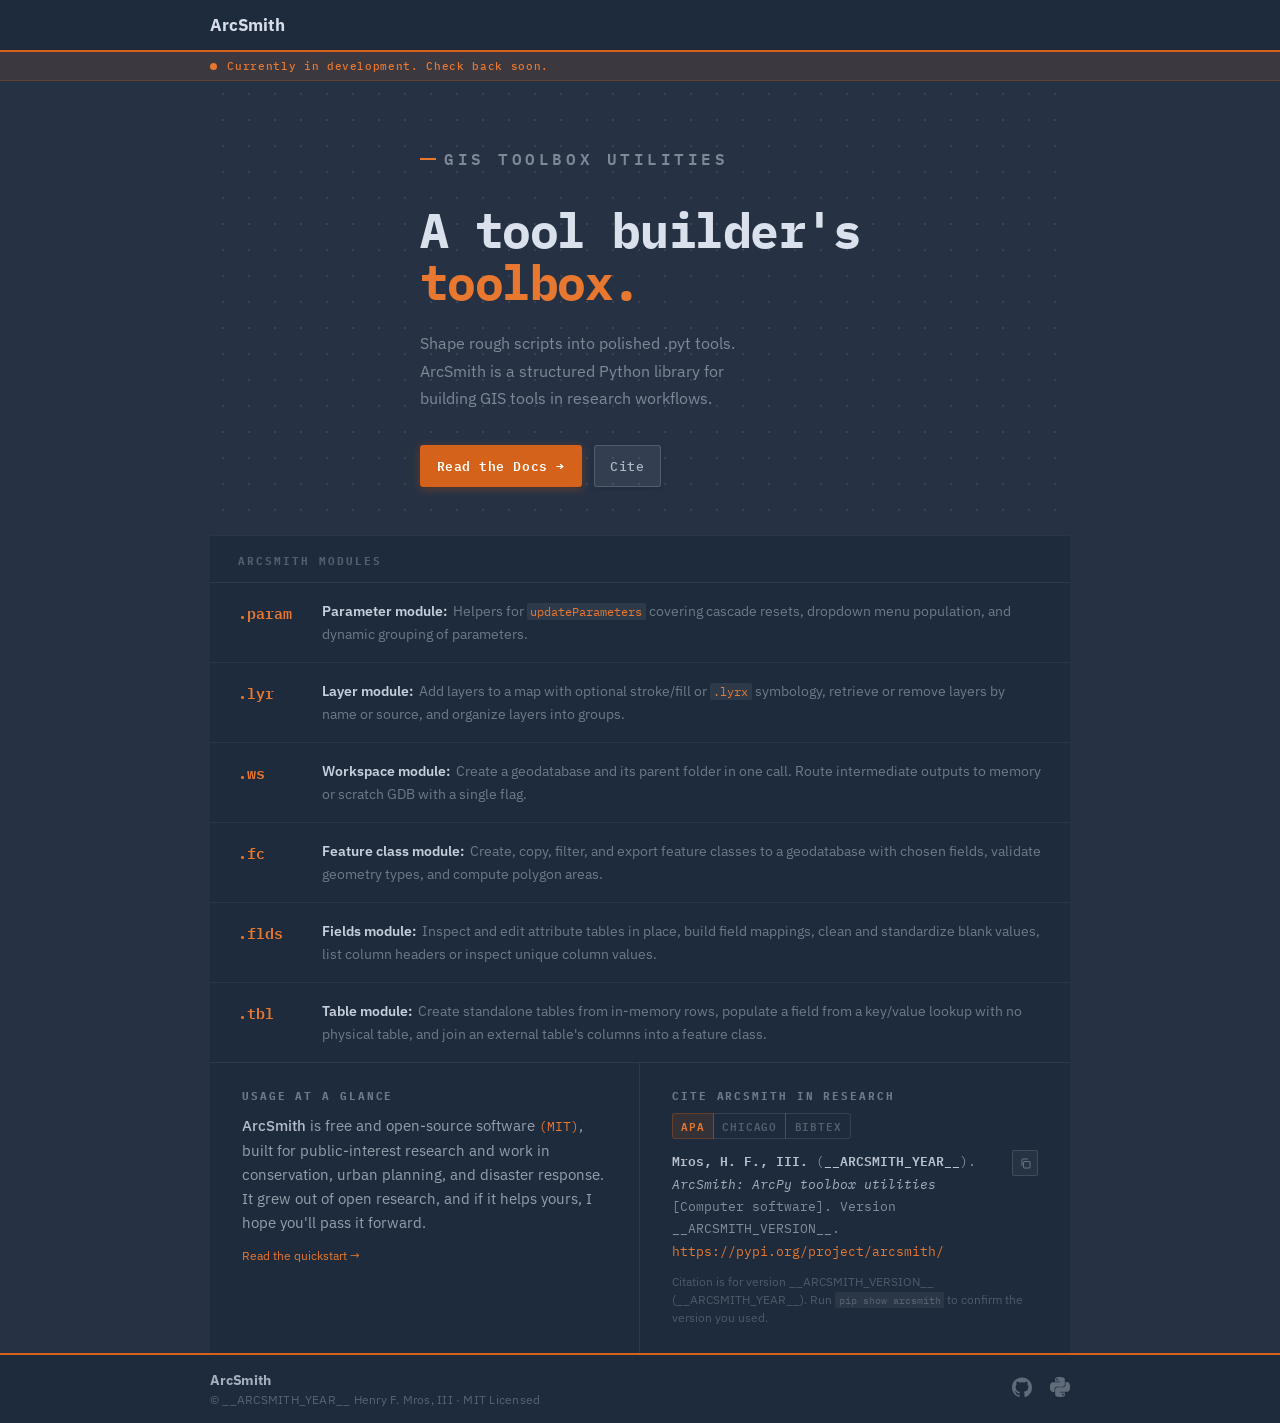
<file: arcsmith-docs/index.html>
<!DOCTYPE html>
<html lang="en">
<head>
<meta charset="UTF-8">
<meta name="viewport" content="width=device-width, initial-scale=1.0">
<title>ArcSmith &middot; For Tool Builders</title>

<!-- Primary SEO -->
<meta name="description" content="ArcSmith is a Python library for GIS researchers. Shape rough scripts into polished .pyt tools.">
<meta name="keywords" content="ArcSmith, arcpy, ArcGIS Pro, Python toolbox, .pyt, geoprocessing, GIS, symbology, SQL WHERE clause, parameter validation, feature class">
<meta name="author" content="HFM3">
<meta name="robots" content="index, follow">
<meta name="theme-color" content="#1E2B3C">
<link rel="canonical" href="https://arcsmith.dev/">

<!-- Icons -->
<link rel="icon" type="image/svg+xml" href="/docs/stylesheets/arcsmith-icon.svg">
<link rel="icon" type="image/png" sizes="512x512" href="/docs/assets/images/favicon.png">
<link rel="icon" type="image/x-icon" href="/docs/assets/images/favicon.ico">
<link rel="apple-touch-icon" sizes="180x180" href="/docs/assets/images/apple-touch-icon.png">

<!-- Open Graph (Facebook, LinkedIn, Slack, etc.) -->
<meta property="og:type" content="website">
<meta property="og:site_name" content="ArcSmith">
<meta property="og:title" content="ArcSmith - A Python Library for GIS Researchers">
<meta property="og:description" content="Shape rough scripts into polished .pyt tools.">
<meta property="og:url" content="https://arcsmith.dev/">
<meta property="og:locale" content="en_US">
<meta property="og:image" content="https://arcsmith.dev/docs/images/social-card.png">
<meta property="og:image:width" content="1200">
<meta property="og:image:height" content="630">
<meta property="og:image:alt" content="ArcSmith - For tool builders. Shape rough scripts into polished .pyt tools.">

<!-- Twitter / X card -->
<meta name="twitter:card" content="summary_large_image">
<meta name="twitter:title" content="ArcSmith - A Python Library for GIS Researchers">
<meta name="twitter:description" content="Shape rough scripts into polished .pyt tools.">
<meta name="twitter:image" content="https://arcsmith.dev/docs/images/social-card.png">

<!-- Structured data -->
<script type="application/ld+json">
{
  "@context": "https://schema.org",
  "@type": "SoftwareApplication",
  "name": "ArcSmith",
  "description": "A Python library for GIS researchers building Python toolboxes (.pyt). It works on top of arcpy, handling parameter state, quoted SQL WHERE clauses, symbology, and workspace management.",
  "url": "https://arcsmith.dev/",
  "applicationCategory": "DeveloperApplication",
  "operatingSystem": "Windows",
  "softwareRequirements": "ArcGIS Pro, arcpy",
  "programmingLanguage": "Python",
  "license": "https://www.gnu.org/licenses/gpl-3.0.html",
  "isAccessibleForFree": true,
  "author": {
    "@type": "Person",
    "name": "HFM3",
    "url": "https://github.com/HFM3"
  }
}
</script>

<link rel="preconnect" href="https://fonts.googleapis.com">
<link href="https://fonts.googleapis.com/css2?family=IBM+Plex+Sans:wght@400;500;600;700&family=IBM+Plex+Mono:wght@400;500;600&display=swap" rel="stylesheet">
<style>
*, *::before, *::after { box-sizing: border-box; margin: 0; padding: 0; }

:root {
  --navy:       #1E2B3C;
  --slate:      #263244;
  --orange:     #D4621A;
  --orange-lt:  #E87830;
  --orange-dim: #A84E14;
  --ink-lt:     #6B7A90;
}

html { scroll-behavior: smooth; }

body {
  font-family: 'IBM Plex Sans', system-ui, sans-serif;
  background: var(--slate);
  color: #18202C;
  -webkit-font-smoothing: antialiased;
  min-height: 100vh;
  display: flex;
  flex-direction: column;
}

/* ── DEV BANNER ──────────────────────────────────────────────── */
.dev-banner {
  background: rgba(212,98,26,0.12);
  border-bottom: 1px solid rgba(212,98,26,0.25);
  padding: 0.45rem 1.75rem;
  display: flex;
  align-items: center;
  justify-content: center;
  flex-shrink: 0;
}

.dev-banner-dot {
  width: 7px; height: 7px;
  border-radius: 50%;
  background: var(--orange-lt);
  flex-shrink: 0;
  animation: pulse 2s ease-in-out infinite;
}

@keyframes pulse {
  0%, 100% { opacity: 1; transform: scale(1); }
  50%       { opacity: 0.4; transform: scale(0.75); }
}

.dev-banner-text {
  font-family: 'IBM Plex Mono', monospace;
  font-size: 0.68rem;
  font-weight: 500;
  letter-spacing: 0.06em;
  color: var(--orange-lt);
}

/* ── NAV ─────────────────────────────────────────────────────── */
nav {
  background: var(--navy);
  border-bottom: 2px solid var(--orange);
  display: flex;
  align-items: center;
  justify-content: center;
  padding: 0 1.75rem;
  height: 52px;
  flex-shrink: 0;
}

.nav-inner {
  width: 100%;
  max-width: 860px;
  display: flex;
  align-items: center;
  justify-content: space-between;
}

.dev-banner-inner {
  width: 100%;
  max-width: 860px;
  display: flex;
  align-items: center;
  gap: 0.65rem;
}

.nav-brand {
  font-family: 'IBM Plex Sans', sans-serif;
  font-weight: 700;
  font-size: 1.05rem;
  color: rgba(224,230,242,0.95);
  text-decoration: none;
  letter-spacing: -0.01em;
}

.nav-brand em { color: rgba(224,230,242,0.95); font-style: normal; }

/* Reserved for future nav links */
.nav-links { display: flex; gap: 1.5rem; list-style: none; }

.nav-links a {
  font-size: 0.76rem;
  font-weight: 500;
  letter-spacing: 0.06em;
  text-transform: uppercase;
  color: rgba(224,230,242,0.45);
  text-decoration: none;
  transition: color 0.15s;
}
.nav-links a:hover { color: rgba(224,230,242,0.90); }

/* ── MAIN LAYOUT ─────────────────────────────────────────────── */
main {
  flex: 1;
  display: flex;
  flex-direction: column;
  align-items: center;
  width: 100%;
}

.main-inner {
  width: 100%;
  max-width: 860px;
  display: flex;
  flex-direction: column;
  flex: 1;
}

/* ── HERO ────────────────────────────────────────────────────── */
.hero {
  background: var(--slate);
  padding: 4rem 2.5rem 3rem;
  display: flex;
  flex-direction: column;
  justify-content: center;
  position: relative;
  overflow: hidden;
  width: 100%;
}

.hero::before {
  content: '';
  position: absolute;
  inset: 0;
  background-image: radial-gradient(circle, rgba(255,255,255,0.09) 1px, transparent 1px);
  background-size: 26px 26px;
  pointer-events: none;
}

.hero-inner { position: relative; z-index: 1; max-width: 540px; margin: 0 auto; }

.eyebrow {
  font-family: 'IBM Plex Mono', monospace;
  font-size: 0.62rem;
  font-weight: 600;
  letter-spacing: 0.22em;
  text-transform: uppercase;
  color: var(--orange-lt);
  margin-bottom: 1.1rem;
  display: flex;
  align-items: center;
  gap: 0.55rem;
}
.eyebrow::before {
  content: '';
  display: inline-block;
  width: 16px; height: 2px;
  background: var(--orange-lt);
  flex-shrink: 0;
}

.hero h1 {
  font-family: 'IBM Plex Mono', monospace;
  font-size: clamp(2rem, 3.8vw, 3rem);
  font-weight: 700;
  line-height: 1.08;
  letter-spacing: -0.03em;
  color: rgba(224,230,242,0.97);
  margin-bottom: 1.1rem;
}

.hero h1 em { color: var(--orange-lt); font-style: normal; }

.cursor {
  display: inline-block;
  width: 0.1em; height: 0.75em;
  background: var(--orange);
  vertical-align: text-bottom;
  margin-left: 0.08em;
  margin-bottom: 0.18em;
  border-radius: 1px;
  opacity: 1;
}

.hero p {
  font-size: 1.00rem;
  color: rgba(224,230,242,0.48);
  line-height: 1.72;
  margin-bottom: 2rem;
  max-width: 360px;
}

.hero-actions { display: flex; gap: 0.75rem; flex-wrap: wrap; }

.btn-primary {
  display: inline-flex; align-items: center; gap: 0.4rem;
  background: var(--orange);
  color: #fff;
  font-family: 'IBM Plex Mono', monospace;
  font-weight: 600; font-size: 0.80rem;
  letter-spacing: 0.04em;
  padding: 0.65em 1.2em;
  border-radius: 3px;
  border: 2px solid transparent;
  text-decoration: none;
  outline: none;
  cursor: pointer;
  -webkit-tap-highlight-color: transparent;
  transition: background 0.15s, box-shadow 0.15s, transform 0.08s, border-color 0.1s;
  box-shadow: 0 2px 8px rgba(212,98,26,0.35), 0 1px 2px rgba(0,0,0,0.25);
}
.btn-primary:hover {
  background: var(--orange-lt);
  box-shadow: 0 4px 14px rgba(212,98,26,0.45), 0 1px 3px rgba(0,0,0,0.25);
}
.btn-primary:active {
  background: var(--orange-dim);
  border-color: #4CA3FF;
  box-shadow: 0 0 0 3px rgba(76,163,255,0.35), 0 1px 2px rgba(0,0,0,0.20);
  transform: translateY(1px);
}
.btn-primary:focus-visible {
  border-color: #4CA3FF;
  box-shadow: 0 0 0 3px rgba(76,163,255,0.35);
}

.btn-ghost {
  display: inline-flex; align-items: center;
  background: rgba(224,230,242,0.07);
  color: rgba(224,230,242,0.72);
  font-family: 'IBM Plex Mono', monospace;
  font-weight: 500; font-size: 0.80rem;
  letter-spacing: 0.04em;
  padding: 0.65em 1.2em;
  border-radius: 3px;
  border: 1px solid rgba(224,230,242,0.18);
  text-decoration: none;
  outline: none;
  cursor: pointer;
  -webkit-tap-highlight-color: transparent;
  transition: background 0.15s, border-color 0.15s, color 0.15s, transform 0.08s, box-shadow 0.15s;
  box-shadow: 0 1px 4px rgba(0,0,0,0.20);
}
.btn-ghost:hover {
  background: rgba(224,230,242,0.12);
  border-color: rgba(224,230,242,0.40);
  color: rgba(224,230,242,0.95);
  box-shadow: 0 2px 8px rgba(0,0,0,0.28);
}
.btn-ghost:active {
  background: rgba(76,163,255,0.10);
  border-color: #4CA3FF;
  color: rgba(224,230,242,0.95);
  box-shadow: 0 0 0 3px rgba(76,163,255,0.20);
  transform: translateY(1px);
}
.btn-ghost:focus-visible {
  border-color: #4CA3FF;
  box-shadow: 0 0 0 3px rgba(76,163,255,0.25);
}

/* ── MODULES PANEL ───────────────────────────────────────────── */
.modules-pane {
  background: var(--navy);
  display: flex;
  flex-direction: column;
  border-top: 1px solid rgba(255,255,255,0.06);
  width: 100%;
}

.modules-header {
  padding: 1.1rem 1.75rem 0.9rem;
  border-bottom: 1px solid rgba(255,255,255,0.07);
  flex-shrink: 0;
  font-family: 'IBM Plex Mono', monospace;
  font-size: 0.70rem; font-weight: 700;
  letter-spacing: 0.18em; text-transform: uppercase;
  color: rgba(224,230,242,0.28);
}

.module-list {
  flex: 1;
  overflow-y: auto;
  list-style: none;
  display: grid;
  grid-template-columns: 6.5rem 1fr;
  align-content: start;
}

.module-item {
  display: contents;
}

/* Anchor wraps both grid cells without generating a box of its own, so the
   whole row is clickable while the two-column grid layout is preserved. */
.module-link {
  display: contents;
  color: inherit;
  text-decoration: none;
}

.module-item:hover .module-tag,
.module-item:hover .module-desc {
  background: rgba(255,255,255,0.06);
}

.module-item:hover .module-tag {
  color: var(--orange);
}

.module-link .module-tag,
.module-link .module-desc {
  cursor: pointer;
}

.module-tag {
  font-family: 'IBM Plex Mono', monospace;
  font-size: 0.92rem; font-weight: 600;
  color: var(--orange-lt);
  white-space: nowrap;
  padding: 1.05rem 0.75rem 1.05rem 1.75rem;
  border-bottom: 1px solid rgba(255,255,255,0.05);
  align-self: stretch;
  display: flex;
  align-items: flex-start;
  padding-top: 1.1rem;
}

.module-desc {
  font-size: 0.86rem;
  color: rgba(224,230,242,0.42);
  line-height: 1.65;
  padding: 1.05rem 1.75rem 1.05rem 0.5rem;
  border-bottom: 1px solid rgba(255,255,255,0.05);
}

.module-label {
  color: rgba(224,230,242,0.88);
  font-weight: 600;
  margin-right: 0.2em;
}

/* Inline code tags within module descriptions */
.module-desc .tag-code {
  font-family: 'IBM Plex Mono', monospace;
  font-size: 0.85em;
  color: var(--orange-lt);
  background: rgba(255,255,255,0.07);
  padding: 0.1em 0.3em;
  border-radius: 2px;
}

.module-item:last-child .module-tag,
.module-item:last-child .module-desc {
  border-bottom: none;
}

/* ── BOTTOM STRIP ────────────────────────────────────────────── */
.bottom-strip {
  background: var(--navy);
  border-top: 1px solid rgba(255,255,255,0.07);
  display: grid;
  grid-template-columns: minmax(0, 1fr) minmax(0, 1fr);
  width: 100%;
}

.panel-label {
  font-family: 'IBM Plex Mono', monospace;
  font-size: 0.66rem; font-weight: 700;
  letter-spacing: 0.18em; text-transform: uppercase;
  color: var(--ink-lt);
}

/* Intro panel */
.intro-panel {
  padding: 1.6rem 2rem;
  border-right: 1px solid rgba(255,255,255,0.07);
  display: flex;
  flex-direction: column;
  gap: 0.7rem;
}

.intro-text {
  font-family: 'IBM Plex Sans', sans-serif;
  font-size: 0.92rem;
  line-height: 1.65;
  color: rgba(224,230,242,0.62);
}

.intro-text strong { color: rgba(224,230,242,0.78); font-weight: 500; }
.intro-text .mono, .intro-text code {
  font-family: 'IBM Plex Mono', monospace;
  font-size: 0.86em;
  color: var(--orange-lt);
}

/* Cite */
.cite-panel {
  padding: 1.6rem 2rem;
  display: flex;
  flex-direction: column;
  gap: 0.6rem;
}

.cite-tabs-sm { display: flex; gap: 0; margin-bottom: 0.1rem; }

.cite-tab-sm {
  padding: 0.25em 0.75em;
  font-family: 'IBM Plex Mono', monospace;
  font-size: 0.68rem; font-weight: 600;
  letter-spacing: 0.08em; text-transform: uppercase;
  border: 1px solid rgba(255,255,255,0.10);
  margin-left: -1px;            /* collapse shared seams, no width change */
  position: relative;
  background: transparent; cursor: pointer;
  color: rgba(224,230,242,0.28);
  transition: color 0.15s, background 0.15s;
}
.cite-tab-sm:first-child { margin-left: 0; border-radius: 3px 0 0 3px; }
.cite-tab-sm:last-child  { border-radius: 0 3px 3px 0; }
/* Lift the active tab above its neighbors so its orange border shows on all
   four sides, not just where it isn't overlapped by the next tab. */
.cite-tab-sm.active { color: var(--orange-lt); background: rgba(212,98,26,0.12); border-color: rgba(212,98,26,0.30); z-index: 1; }

.cite-pane-sm { display: none; align-items: flex-start; gap: 0.5rem; }
.cite-pane-sm.active { display: flex; }

.cite-text-sm {
  font-family: 'IBM Plex Mono', monospace;
  font-size: 0.80rem; line-height: 1.75;
  color: rgba(224,230,242,0.52);
  word-break: break-word;
  flex: 1;
}

.cite-text-sm .ca { color: rgba(224,230,242,0.80); font-weight: 600; }
.cite-text-sm .ct { font-style: italic; color: rgba(224,230,242,0.70); }
.cite-text-sm .cu { color: var(--orange-lt); }

.cite-hint {
  font-size: 0.76rem;
  color: rgba(224,230,242,0.25);
  line-height: 1.5;
}
.cite-hint code {
  font-family: 'IBM Plex Mono', monospace;
  font-size: 0.85em;
  background: rgba(255,255,255,0.06);
  padding: 0.1em 0.35em;
  border-radius: 2px;
}

/* ── MOBILE ──────────────────────────────────────────────────── */
@media (max-width: 720px) {
  .hero { padding: 2.5rem 1.4rem 2rem; }
  .hero h1 { font-size: clamp(1.8rem, 8vw, 2.6rem); }
  .bottom-strip { grid-template-columns: 1fr; }
  .install-panel,
  .intro-panel { border-right: none; border-bottom: 1px solid rgba(255,255,255,0.07); }
  .nav-links { display: none; }
  footer { padding: 0.9rem 1.4rem; }
  .footer-social { gap: 1rem; }
}

/* ── CITE MODAL ──────────────────────────────────────────────── */
.modal-overlay {
  display: none;
  position: fixed;
  inset: 0;
  background: rgba(10,15,22,0.75);
  backdrop-filter: blur(3px);
  -webkit-backdrop-filter: blur(3px);
  z-index: 200;
  align-items: center;
  justify-content: center;
  padding: 1.5rem;
}

.modal-overlay.open { display: flex; }

.modal {
  background: var(--navy);
  border: 1px solid rgba(255,255,255,0.10);
  border-top: 3px solid var(--orange);
  border-radius: 6px;
  width: 100%;
  max-width: 540px;
  box-shadow: 0 24px 60px rgba(0,0,0,0.55);
  animation: modal-in 0.18s ease;
}

@keyframes modal-in {
  from { opacity: 0; transform: translateY(10px); }
  to   { opacity: 1; transform: translateY(0); }
}

.modal-header {
  display: flex;
  align-items: center;
  justify-content: space-between;
  padding: 1.2rem 1.5rem 1rem;
  border-bottom: 1px solid rgba(255,255,255,0.07);
}

.modal-title {
  font-family: 'IBM Plex Mono', monospace;
  font-size: 0.62rem; font-weight: 700;
  letter-spacing: 0.18em; text-transform: uppercase;
  color: rgba(224,230,242,0.35);
}

.modal-close {
  background: none;
  border: 1px solid rgba(255,255,255,0.12);
  border-radius: 3px;
  width: 26px; height: 26px;
  display: flex; align-items: center; justify-content: center;
  cursor: pointer;
  color: rgba(224,230,242,0.40);
  font-size: 0.85rem;
  transition: border-color 0.15s, color 0.15s;
}
.modal-close:hover { border-color: rgba(255,255,255,0.35); color: rgba(224,230,242,0.90); }

.modal-body { padding: 1.4rem 1.5rem 1.6rem; display: flex; flex-direction: column; gap: 1rem; }

.modal-tabs { display: flex; }

.modal-tab {
  padding: 0.3em 0.9em;
  font-family: 'IBM Plex Mono', monospace;
  font-size: 0.62rem; font-weight: 600;
  letter-spacing: 0.10em; text-transform: uppercase;
  border: 1px solid rgba(255,255,255,0.10);
  margin-left: -1px;            /* collapse shared seams, no width change */
  position: relative;
  background: transparent; cursor: pointer;
  color: rgba(224,230,242,0.28);
  transition: color 0.15s, background 0.15s;
}
.modal-tab:first-child { margin-left: 0; border-radius: 3px 0 0 3px; }
.modal-tab:last-child  { border-radius: 0 3px 3px 0; }
/* Lift the active tab above its neighbors so its orange border shows on all
   four sides, not just where it isn't overlapped by the next tab. */
.modal-tab.active      { color: var(--orange-lt); background: rgba(212,98,26,0.12); border-color: rgba(212,98,26,0.30); z-index: 1; }

.modal-pane { display: none; }
.modal-pane.active { display: block; }

.modal-cite-text {
  position: relative;
  font-family: 'IBM Plex Mono', monospace;
  font-size: 0.76rem; line-height: 1.80;
  color: rgba(224,230,242,0.55);
  word-break: break-word;
  background: rgba(255,255,255,0.03);
  border: 1px solid rgba(255,255,255,0.07);
  border-radius: 4px;
  padding: 1rem 2.8rem 1rem 1.1rem;
}

.modal-copy-btn {
  display: inline-flex;
  align-items: center;
  justify-content: center;
  flex-shrink: 0;
  width: 26px;
  height: 26px;
  padding: 0;
  background: rgba(255,255,255,0.04);
  border: 1px solid rgba(255,255,255,0.12);
  border-radius: 2px;
  color: rgba(224,230,242,0.40);
  cursor: pointer;
  transition: all 0.15s;
}

/* Inside modal, button is absolutely positioned within the text block */
.modal-cite-text .modal-copy-btn {
  position: absolute;
  top: 0.6rem;
  right: 0.6rem;
}
.modal-copy-btn:hover { border-color: var(--orange); color: var(--orange-lt); }
.modal-copy-btn.copied { border-color: #7ED97E; color: #7ED97E; }

.modal-copy-btn .copy-icon,
.modal-copy-btn .check-icon {
  width: 13px; height: 13px;
}
.modal-copy-btn .check-icon { display: none; }
.modal-copy-btn.copied .copy-icon { display: none; }
.modal-copy-btn.copied .check-icon { display: block; }

.modal-cite-text .ca { color: rgba(224,230,242,0.85); font-weight: 600; }
.modal-cite-text .ct { font-style: italic; color: rgba(224,230,242,0.72); }
.modal-cite-text .cu { color: var(--orange-lt); }

.modal-hint {
  font-size: 0.72rem;
  color: rgba(224,230,242,0.25);
  line-height: 1.6;
}
.modal-hint code {
  font-family: 'IBM Plex Mono', monospace;
  font-size: 0.88em;
  background: rgba(255,255,255,0.07);
  padding: 0.1em 0.35em;
  border-radius: 2px;
  color: rgba(224,230,242,0.50);
}

/* ── FOOTER ──────────────────────────────────────────────────── */
footer {
  background: var(--navy);
  border-top: 2px solid var(--orange);
  padding: 1rem 1.75rem;
  display: flex;
  align-items: center;
  justify-content: center;
  flex-shrink: 0;
}

.footer-inner {
  width: 100%;
  max-width: 860px;
  display: flex;
  align-items: center;
  justify-content: space-between;
  flex-wrap: wrap;
  gap: 0.5rem;
}

.footer-brand {
  font-family: 'IBM Plex Sans', sans-serif;
  font-weight: 700;
  font-size: 0.88rem;
  color: rgba(224,230,242,0.70);
  letter-spacing: -0.01em;
}

.footer-brand em { color: rgba(224,230,242,0.70); font-style: normal; }

.footer-left {
  display: flex;
  flex-direction: column;
  gap: 0.15rem;
}

.footer-copy {
  font-size: 0.72rem;
  color: rgba(224,230,242,0.30);
  letter-spacing: 0.02em;
}

.footer-social {
  display: flex;
  gap: 1.1rem;
  list-style: none;
  align-items: center;
}

.footer-social a {
  display: inline-flex;
  color: rgba(224,230,242,0.35);
  transition: color 0.15s;
}

.footer-social a:hover { color: var(--orange-lt); }

.footer-social svg { width: 20px; height: 20px; display: block; }

/* Bluesky butterfly is a wide glyph inset within its viewBox; scale up
   slightly and nudge down so its bottom edge lines up with the others. */
.footer-social .icon-bsky svg { width: 22px; height: 22px; transform: translateY(1px); }

</style>
</head>
<body>

<!-- NAV -->
<nav>
  <div class="nav-inner">
    <a class="nav-brand" href="/">Arc<em>Smith</em></a>
  </div>
</nav>

<!-- DEV BANNER -->
<div class="dev-banner">
  <div class="dev-banner-inner">
    <span class="dev-banner-dot"></span>
    <span class="dev-banner-text">Currently in development. Check back soon.</span>
  </div>
</div>

<main>
  <div class="main-inner">

  <!-- HERO -->
  <section class="hero">
    <div class="hero-inner">
      <p class="eyebrow">GIS toolbox utilities</p>

      <h1>A tool builder's<br><em>toolbox.</em><span class="cursor"></span></h1>

      <p>
        Shape rough scripts into polished .pyt tools. ArcSmith is a structured Python library for building GIS tools in research workflows.
      </p>

      <div class="hero-actions">
        <a class="btn-primary" href="/docs/">Read the Docs →</a>
        <button class="btn-ghost" onclick="openCiteModal()">Cite</button>
      </div>
    </div>
  </section>

  <!-- MODULES PANEL -->
  <div class="modules-pane">
    <div class="modules-header">ArcSmith Modules</div>
    <ul class="module-list">

      <li class="module-item">
        <a class="module-link" href="/docs/reference/param/">
          <span class="module-tag">.param</span>
          <div class="module-desc"><span class="module-label">Parameter module:</span> Helpers for <code class="tag-code">updateParameters</code> covering cascade resets, dropdown menu population, and dynamic grouping of parameters.</div>
        </a>
      </li>

      <li class="module-item">
        <a class="module-link" href="/docs/reference/lyr/">
          <span class="module-tag">.lyr</span>
          <div class="module-desc"><span class="module-label">Layer module:</span> Add layers to a map with optional stroke/fill or <code class="tag-code">.lyrx</code> symbology, retrieve or remove layers by name or source, and organize layers into groups.</div>
        </a>
      </li>

      <li class="module-item">
        <a class="module-link" href="/docs/reference/ws/">
          <span class="module-tag">.ws</span>
          <div class="module-desc"><span class="module-label">Workspace module:</span> Create a geodatabase and its parent folder in one call. Route intermediate outputs to memory or scratch GDB with a single flag.</div>
        </a>
      </li>

      <li class="module-item">
        <a class="module-link" href="/docs/reference/fc/">
          <span class="module-tag">.fc</span>
          <div class="module-desc"><span class="module-label">Feature class module:</span> Create, copy, filter, and export feature classes to a geodatabase with chosen fields, validate geometry types, and compute polygon areas.</div>
        </a>
      </li>

      <li class="module-item">
        <a class="module-link" href="/docs/reference/flds/">
          <span class="module-tag">.flds</span>
          <div class="module-desc"><span class="module-label">Fields module:</span> Inspect and edit attribute tables in place, build field mappings, clean and standardize blank values, list column headers or inspect unique column values.</div>
        </a>
      </li>

      <li class="module-item">
        <a class="module-link" href="/docs/reference/tbl/">
          <span class="module-tag">.tbl</span>
          <div class="module-desc"><span class="module-label">Table module:</span> Create standalone tables from in-memory rows, populate a field from a key/value lookup with no physical table, and join an external table's columns into a feature class.</div>
        </a>
      </li>

    </ul>
  </div>

  <!-- BOTTOM STRIP -->
  <div class="bottom-strip">

    <!-- What it is -->
    <div class="intro-panel">
      <span class="panel-label">Usage At A Glance</span>
      <p class="intro-text"><strong>ArcSmith</strong> is free and open-source software <code class="tag-code">(MIT)</code>, built for public-interest research and work in conservation, urban planning, and disaster response. It grew out of open research, and if it helps yours, I hope you'll pass it forward. </strong></p>
      <span class="cite-hint"><a href="/docs/guides/quick_start/" style="color:var(--orange-lt);text-decoration:none;">Read the quickstart →</a></span>
    </div>

    <!-- Citation -->
    <div class="cite-panel" id="cite">
      <span class="panel-label">Cite ArcSmith in research</span>

      <div class="cite-tabs-sm">
        <button class="cite-tab-sm active" onclick="switchCite('apa',this)">APA</button>
        <button class="cite-tab-sm" onclick="switchCite('chicago',this)">Chicago</button>
        <button class="cite-tab-sm" onclick="switchCite('bib',this)">BibTeX</button>
      </div>

      <div class="cite-pane-sm active" id="cite-apa">
        <p class="cite-text-sm"><span class="ca">Mros, H. F., III.</span> (<span class="ca">__ARCSMITH_YEAR__</span>). <span class="ct">ArcSmith: ArcPy toolbox utilities</span> [Computer software]. Version __ARCSMITH_VERSION__. <span class="cu">https://pypi.org/project/arcsmith/</span></p>
        <button class="modal-copy-btn" onclick="copyCitation('cite-apa', this)" aria-label="Copy citation" title="Copy citation">
          <svg class="copy-icon" viewBox="0 0 20 20" fill="none" xmlns="http://www.w3.org/2000/svg">
            <rect x="7" y="7" width="10" height="10" rx="1.5" stroke="currentColor" stroke-width="1.4"/>
            <path d="M4.5 13V4.5C4.5 3.67157 5.17157 3 6 3H13" stroke="currentColor" stroke-width="1.4" stroke-linecap="round"/>
          </svg>
          <svg class="check-icon" viewBox="0 0 20 20" fill="none" xmlns="http://www.w3.org/2000/svg">
            <path d="M4 10.5L8 14.5L16 6" stroke="currentColor" stroke-width="1.6" stroke-linecap="round" stroke-linejoin="round"/>
          </svg>
        </button>
      </div>

      <div class="cite-pane-sm" id="cite-chicago">
        <p class="cite-text-sm"><span class="ca">Mros, Henry F., III.</span> __ARCSMITH_YEAR__. <span class="ct">ArcSmith: ArcPy Toolbox Utilities</span>. Version __ARCSMITH_VERSION__. Computer software. <span class="cu">https://pypi.org/project/arcsmith/</span></p>
        <button class="modal-copy-btn" onclick="copyCitation('cite-chicago', this)" aria-label="Copy citation" title="Copy citation">
          <svg class="copy-icon" viewBox="0 0 20 20" fill="none" xmlns="http://www.w3.org/2000/svg">
            <rect x="7" y="7" width="10" height="10" rx="1.5" stroke="currentColor" stroke-width="1.4"/>
            <path d="M4.5 13V4.5C4.5 3.67157 5.17157 3 6 3H13" stroke="currentColor" stroke-width="1.4" stroke-linecap="round"/>
          </svg>
          <svg class="check-icon" viewBox="0 0 20 20" fill="none" xmlns="http://www.w3.org/2000/svg">
            <path d="M4 10.5L8 14.5L16 6" stroke="currentColor" stroke-width="1.6" stroke-linecap="round" stroke-linejoin="round"/>
          </svg>
        </button>
      </div>

      <div class="cite-pane-sm" id="cite-bib">
        <p class="cite-text-sm">@software{arcsmith,<br>&nbsp;&nbsp;author&nbsp; = {<span class="ca">Mros, III, Henry F.</span>},<br>&nbsp;&nbsp;title&nbsp;&nbsp; = {ArcSmith: ArcPy Toolbox Utilities},<br>&nbsp;&nbsp;year&nbsp;&nbsp;&nbsp; = {__ARCSMITH_YEAR__},<br>&nbsp;&nbsp;version = {__ARCSMITH_VERSION__},<br>&nbsp;&nbsp;url&nbsp;&nbsp;&nbsp;&nbsp; = {<span class="cu">https://pypi.org/project/arcsmith/</span>}<br>}</p>
        <button class="modal-copy-btn" onclick="copyCitation('cite-bib', this)" aria-label="Copy citation" title="Copy citation">
          <svg class="copy-icon" viewBox="0 0 20 20" fill="none" xmlns="http://www.w3.org/2000/svg">
            <rect x="7" y="7" width="10" height="10" rx="1.5" stroke="currentColor" stroke-width="1.4"/>
            <path d="M4.5 13V4.5C4.5 3.67157 5.17157 3 6 3H13" stroke="currentColor" stroke-width="1.4" stroke-linecap="round"/>
          </svg>
          <svg class="check-icon" viewBox="0 0 20 20" fill="none" xmlns="http://www.w3.org/2000/svg">
            <path d="M4 10.5L8 14.5L16 6" stroke="currentColor" stroke-width="1.6" stroke-linecap="round" stroke-linejoin="round"/>
          </svg>
        </button>
      </div>

      <p class="cite-hint">Citation is for version __ARCSMITH_VERSION__ (__ARCSMITH_YEAR__). Run <code>pip show arcsmith</code> to confirm the version you used.</p>
    </div>

  </div>
  </div><!-- /.main-inner -->
</main>

<!-- CITE MODAL -->
<div class="modal-overlay" id="cite-modal" onclick="handleOverlayClick(event)">
  <div class="modal">
    <div class="modal-header">
      <span class="modal-title">Cite ArcSmith in research</span>
      <button class="modal-close" onclick="closeCiteModal()">✕</button>
    </div>
    <div class="modal-body">

      <div class="modal-tabs">
        <button class="modal-tab active" onclick="switchModalCite('apa', this)">APA</button>
        <button class="modal-tab" onclick="switchModalCite('chicago', this)">Chicago</button>
        <button class="modal-tab" onclick="switchModalCite('bibtex', this)">BibTeX</button>
      </div>

      <div class="modal-pane active" id="modal-apa">
        <p class="modal-cite-text">
          <button class="modal-copy-btn" onclick="copyCitation('modal-apa', this)" aria-label="Copy citation" title="Copy citation">
            <svg class="copy-icon" viewBox="0 0 20 20" fill="none" xmlns="http://www.w3.org/2000/svg">
              <rect x="7" y="7" width="10" height="10" rx="1.5" stroke="currentColor" stroke-width="1.4"/>
              <path d="M4.5 13V4.5C4.5 3.67157 5.17157 3 6 3H13" stroke="currentColor" stroke-width="1.4" stroke-linecap="round"/>
            </svg>
            <svg class="check-icon" viewBox="0 0 20 20" fill="none" xmlns="http://www.w3.org/2000/svg">
              <path d="M4 10.5L8 14.5L16 6" stroke="currentColor" stroke-width="1.6" stroke-linecap="round" stroke-linejoin="round"/>
            </svg>
          </button>
          <span class="ca">Mros, H. F., III.</span> (<span class="ca">__ARCSMITH_YEAR__</span>). <span class="ct">ArcSmith: ArcPy toolbox utilities</span> [Computer software]. Version __ARCSMITH_VERSION__. <span class="cu">https://pypi.org/project/arcsmith/</span>
        </p>
      </div>

      <div class="modal-pane" id="modal-chicago">
        <p class="modal-cite-text">
          <button class="modal-copy-btn" onclick="copyCitation('modal-chicago', this)" aria-label="Copy citation" title="Copy citation">
            <svg class="copy-icon" viewBox="0 0 20 20" fill="none" xmlns="http://www.w3.org/2000/svg">
              <rect x="7" y="7" width="10" height="10" rx="1.5" stroke="currentColor" stroke-width="1.4"/>
              <path d="M4.5 13V4.5C4.5 3.67157 5.17157 3 6 3H13" stroke="currentColor" stroke-width="1.4" stroke-linecap="round"/>
            </svg>
            <svg class="check-icon" viewBox="0 0 20 20" fill="none" xmlns="http://www.w3.org/2000/svg">
              <path d="M4 10.5L8 14.5L16 6" stroke="currentColor" stroke-width="1.6" stroke-linecap="round" stroke-linejoin="round"/>
            </svg>
          </button>
          <span class="ca">Mros, Henry F., III.</span> __ARCSMITH_YEAR__. <span class="ct">ArcSmith: ArcPy Toolbox Utilities</span>. Version __ARCSMITH_VERSION__. Computer software. <span class="cu">https://pypi.org/project/arcsmith/</span>
        </p>
      </div>

      <div class="modal-pane" id="modal-bibtex">
        <p class="modal-cite-text">
          <button class="modal-copy-btn" onclick="copyCitation('modal-bibtex', this)" aria-label="Copy citation" title="Copy citation">
            <svg class="copy-icon" viewBox="0 0 20 20" fill="none" xmlns="http://www.w3.org/2000/svg">
              <rect x="7" y="7" width="10" height="10" rx="1.5" stroke="currentColor" stroke-width="1.4"/>
              <path d="M4.5 13V4.5C4.5 3.67157 5.17157 3 6 3H13" stroke="currentColor" stroke-width="1.4" stroke-linecap="round"/>
            </svg>
            <svg class="check-icon" viewBox="0 0 20 20" fill="none" xmlns="http://www.w3.org/2000/svg">
              <path d="M4 10.5L8 14.5L16 6" stroke="currentColor" stroke-width="1.6" stroke-linecap="round" stroke-linejoin="round"/>
            </svg>
          </button>
          @software{arcsmith,<br>&nbsp;&nbsp;author&nbsp; = {<span class="ca">Mros, III, Henry F.</span>},<br>&nbsp;&nbsp;title&nbsp;&nbsp; = {ArcSmith: ArcPy Toolbox Utilities},<br>&nbsp;&nbsp;year&nbsp;&nbsp;&nbsp; = {__ARCSMITH_YEAR__},<br>&nbsp;&nbsp;version = {__ARCSMITH_VERSION__},<br>&nbsp;&nbsp;url&nbsp;&nbsp;&nbsp;&nbsp; = {<span class="cu">https://pypi.org/project/arcsmith/</span>}<br>}
        </p>
      </div>

      <p class="modal-hint">Citation is for version __ARCSMITH_VERSION__ (__ARCSMITH_YEAR__). Run <code>pip show arcsmith</code> to confirm the version you used.</p>

    </div>
  </div>
</div>

<footer>
  <div class="footer-inner">
    <div class="footer-left">
      <span class="footer-brand">Arc<em>Smith</em></span>
      <span class="footer-copy">&copy; __ARCSMITH_YEAR__ Henry&nbsp;F.&nbsp;Mros,&nbsp;III &middot; MIT Licensed</span>
    </div>
    <ul class="footer-social">
      <li><a href="https://github.com/HFM3/arcsmith" aria-label="GitHub" title="GitHub">
        <svg viewBox="0 0 24 24" fill="currentColor" xmlns="http://www.w3.org/2000/svg" aria-hidden="true">
          <path d="M12 .5C5.37.5 0 5.87 0 12.5c0 5.3 3.44 9.8 8.21 11.39.6.11.82-.26.82-.58 0-.29-.01-1.04-.02-2.05-3.34.73-4.04-1.61-4.04-1.61-.55-1.39-1.34-1.76-1.34-1.76-1.09-.75.08-.73.08-.73 1.21.09 1.84 1.24 1.84 1.24 1.07 1.84 2.81 1.31 3.5 1 .11-.78.42-1.31.76-1.61-2.67-.3-5.47-1.34-5.47-5.95 0-1.31.47-2.39 1.24-3.23-.12-.3-.54-1.52.12-3.18 0 0 1.01-.32 3.3 1.23a11.5 11.5 0 0 1 6 0c2.29-1.55 3.3-1.23 3.3-1.23.66 1.66.24 2.88.12 3.18.77.84 1.24 1.92 1.24 3.23 0 4.62-2.81 5.64-5.49 5.94.43.37.81 1.1.81 2.22 0 1.6-.01 2.89-.01 3.29 0 .32.22.7.83.58A12.01 12.01 0 0 0 24 12.5C24 5.87 18.63.5 12 .5z"/>
        </svg></a></li>
      <li><a href="https://pypi.org/project/arcsmith/" aria-label="PyPI" title="PyPI">
        <svg viewBox="0 0 24 24" fill="currentColor" xmlns="http://www.w3.org/2000/svg" aria-hidden="true">
          <path d="M14.25.18l.9.2.73.26.59.3.45.32.34.34.25.34.16.33.1.3.04.26.02.2-.01.13V8.5l-.05.63-.13.55-.21.46-.26.38-.3.31-.33.25-.35.19-.35.14-.33.1-.3.07-.26.04-.21.02H8.77l-.69.05-.59.14-.5.22-.41.27-.33.32-.27.35-.2.36-.15.37-.1.35-.07.32-.04.27-.02.21v3.06H3.17l-.21-.03-.28-.07-.32-.12-.35-.18-.36-.26-.36-.36-.35-.46-.32-.59-.28-.73-.21-.88-.14-1.05-.05-1.23.06-1.22.16-1.04.24-.87.32-.71.36-.57.4-.44.42-.33.42-.24.4-.16.36-.1.32-.05.24-.01h.16l.06.01h8.16v-.83H6.18l-.01-2.75-.02-.37.05-.34.11-.31.17-.28.25-.26.31-.23.38-.2.44-.18.51-.15.58-.12.64-.1.71-.06.77-.04.84-.02 1.27.05zm-6.3 1.98l-.23.33-.08.41.08.41.23.34.33.22.41.09.41-.09.33-.22.23-.34.08-.41-.08-.41-.23-.33-.33-.22-.41-.09-.41.09zm13.09 3.95l.28.06.32.12.35.18.36.27.36.35.35.47.32.59.28.73.21.88.14 1.04.05 1.23-.06 1.23-.16 1.04-.24.86-.32.71-.36.57-.4.45-.42.33-.42.24-.4.16-.36.09-.32.05-.24.02-.16-.01h-8.22v.82h5.84l.01 2.76.02.36-.05.34-.11.31-.17.29-.25.25-.31.24-.38.2-.44.17-.51.15-.58.13-.64.09-.71.07-.77.04-.84.01-1.27-.04-1.07-.14-.9-.2-.73-.25-.59-.3-.45-.33-.34-.34-.25-.34-.16-.33-.1-.3-.04-.25-.02-.2.01-.13v-5.34l.05-.64.13-.54.21-.46.26-.38.3-.32.33-.24.35-.2.35-.14.33-.1.3-.06.26-.04.21-.02.13-.01h5.84l.69-.05.59-.14.5-.21.41-.28.33-.32.27-.35.2-.36.15-.36.1-.35.07-.32.04-.28.02-.21V6.07h2.09l.14.01zm-6.47 14.25l-.23.33-.08.41.08.41.23.33.33.23.41.08.41-.08.33-.23.23-.33.08-.41-.08-.41-.23-.33-.33-.23-.41-.08-.41.08z"/>
        </svg></a></li>
      <!-- Bluesky: hidden for now until a profile exists
      <li><a href="#" class="icon-bsky" aria-label="Bluesky" title="Bluesky">
        <svg viewBox="0 0 24 24" fill="currentColor" xmlns="http://www.w3.org/2000/svg" aria-hidden="true">
          <path d="M5.77 3.04c2.52 1.9 5.23 5.74 6.23 7.8 1-2.06 3.71-5.9 6.23-7.8 1.82-1.37 4.77-2.43 4.77.94 0 .67-.39 5.65-.61 6.46-.79 2.81-3.65 3.53-6.2 3.09 4.45.76 5.58 3.27 3.14 5.78-4.64 4.77-6.67-1.2-7.19-2.72-.1-.28-.14-.41-.14-.3 0-.11-.05.02-.14.3-.52 1.52-2.55 7.49-7.19 2.72-2.44-2.51-1.31-5.02 3.14-5.78-2.55.44-5.41-.28-6.2-3.09C.61 9.63.22 4.65.22 3.98c0-3.37 2.95-2.31 4.77-.94z"/>
        </svg></a></li>
      -->
    </ul>
  </div>
</footer>

<script>
/* ── Cursor blink ── */
(function () {
  const cursor = document.querySelector('.cursor');
  if (cursor) {
    let visible = true;
    setInterval(function () { visible = !visible; cursor.style.opacity = visible ? '1' : '0'; }, 530);
  }
})();

/* ── Cite modal ── */
function openCiteModal() {
  document.getElementById('cite-modal').classList.add('open');
  document.body.style.overflow = 'hidden';
}

function closeCiteModal() {
  document.getElementById('cite-modal').classList.remove('open');
  document.body.style.overflow = '';
}

function handleOverlayClick(e) {
  if (e.target === document.getElementById('cite-modal')) closeCiteModal();
}

function switchModalCite(id, btn) {
  document.querySelectorAll('.modal-tab').forEach(t => t.classList.remove('active'));
  document.querySelectorAll('.modal-pane').forEach(p => p.classList.remove('active'));
  btn.classList.add('active');
  document.getElementById('modal-' + id).classList.add('active');
}

function copyCitation(paneId, btn) {
  const pane = document.getElementById(paneId);
  const textEl = pane.querySelector('.modal-cite-text, .cite-text-sm');
  const clone = textEl.cloneNode(true);
  const btnClone = clone.querySelector('.modal-copy-btn');
  if (btnClone) btnClone.remove();
  const text = clone.innerText.trim();
  navigator.clipboard.writeText(text).then(() => {
    btn.classList.add('copied');
    setTimeout(() => { btn.classList.remove('copied'); }, 2000);
  });
}

document.addEventListener('keydown', function(e) {
  if (e.key === 'Escape') closeCiteModal();
});

/* ── Citation tabs (bottom strip) ── */
function switchCite(id, btn) {
  document.querySelectorAll('.cite-tab-sm').forEach(t => t.classList.remove('active'));
  document.querySelectorAll('.cite-pane-sm').forEach(p => p.classList.remove('active'));
  btn.classList.add('active');
  document.getElementById('cite-' + id).classList.add('active');
}

</script>
</body>
</html>
</file>
